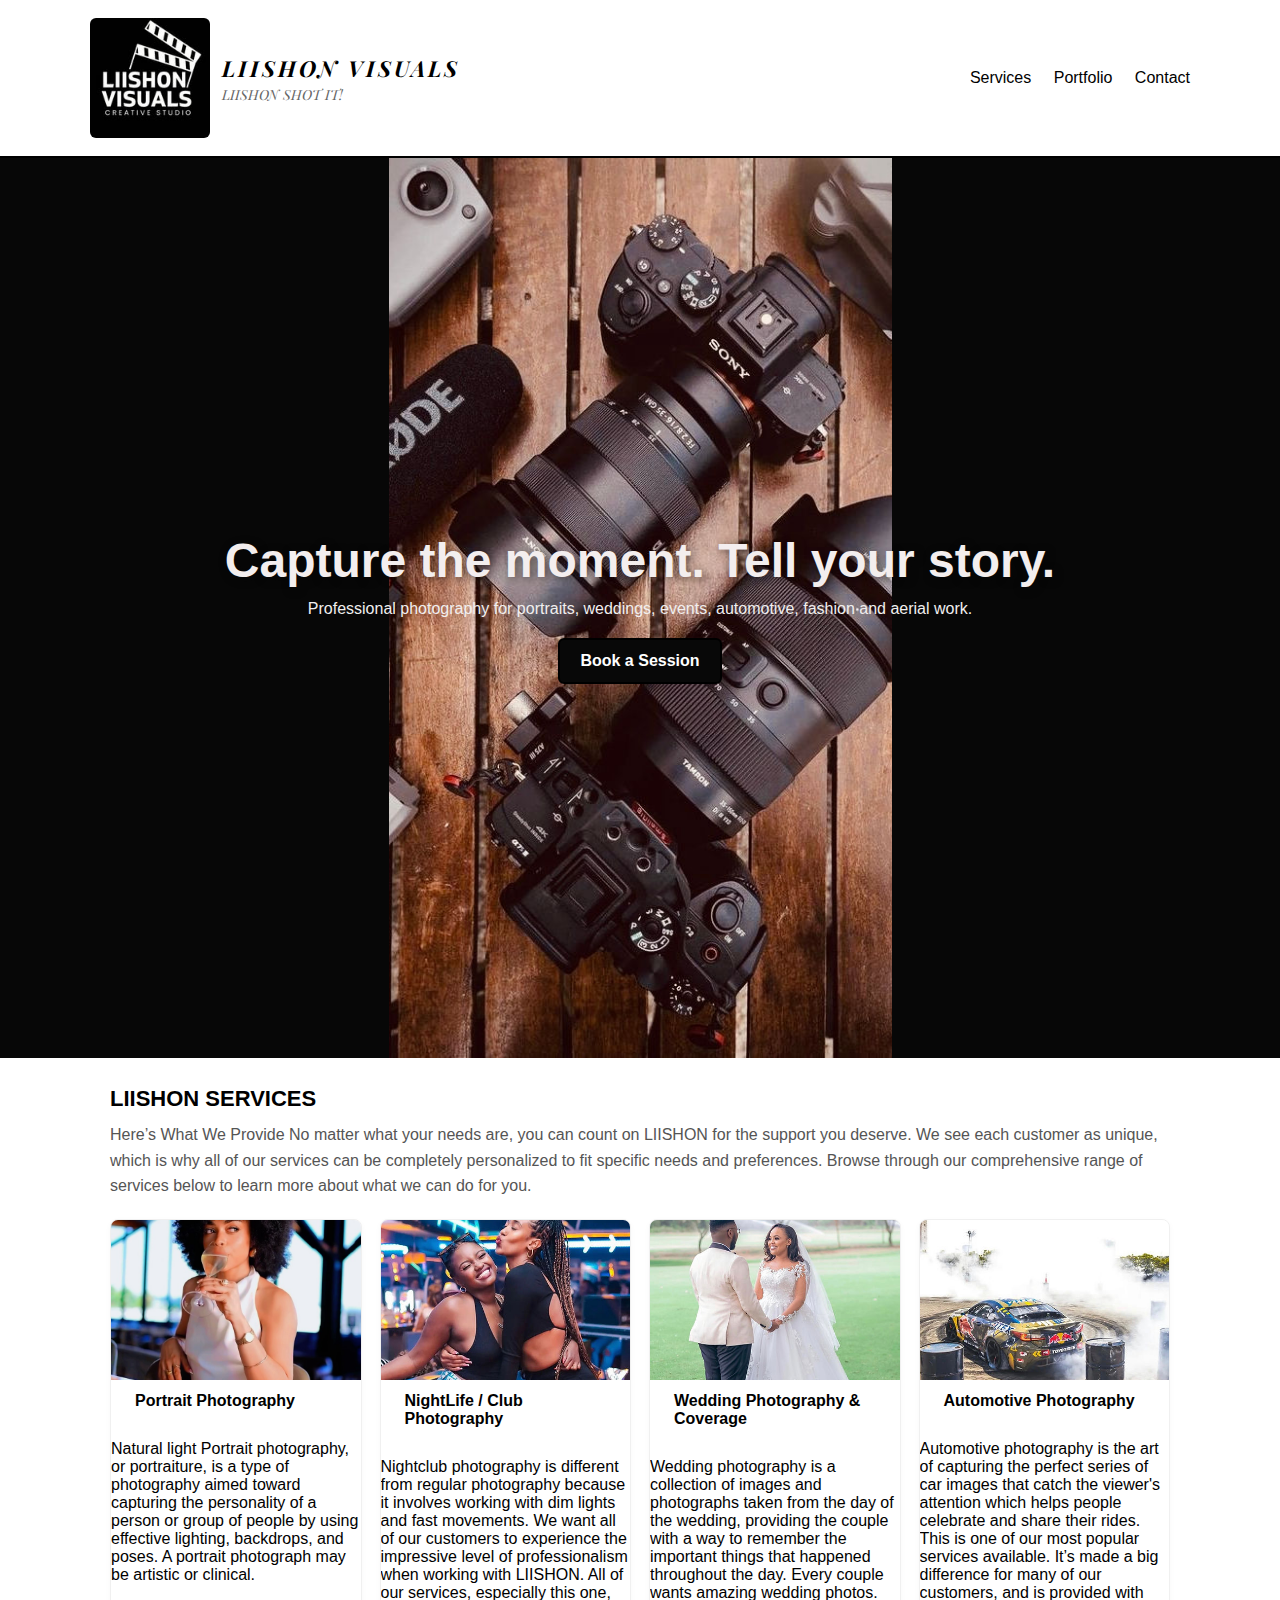
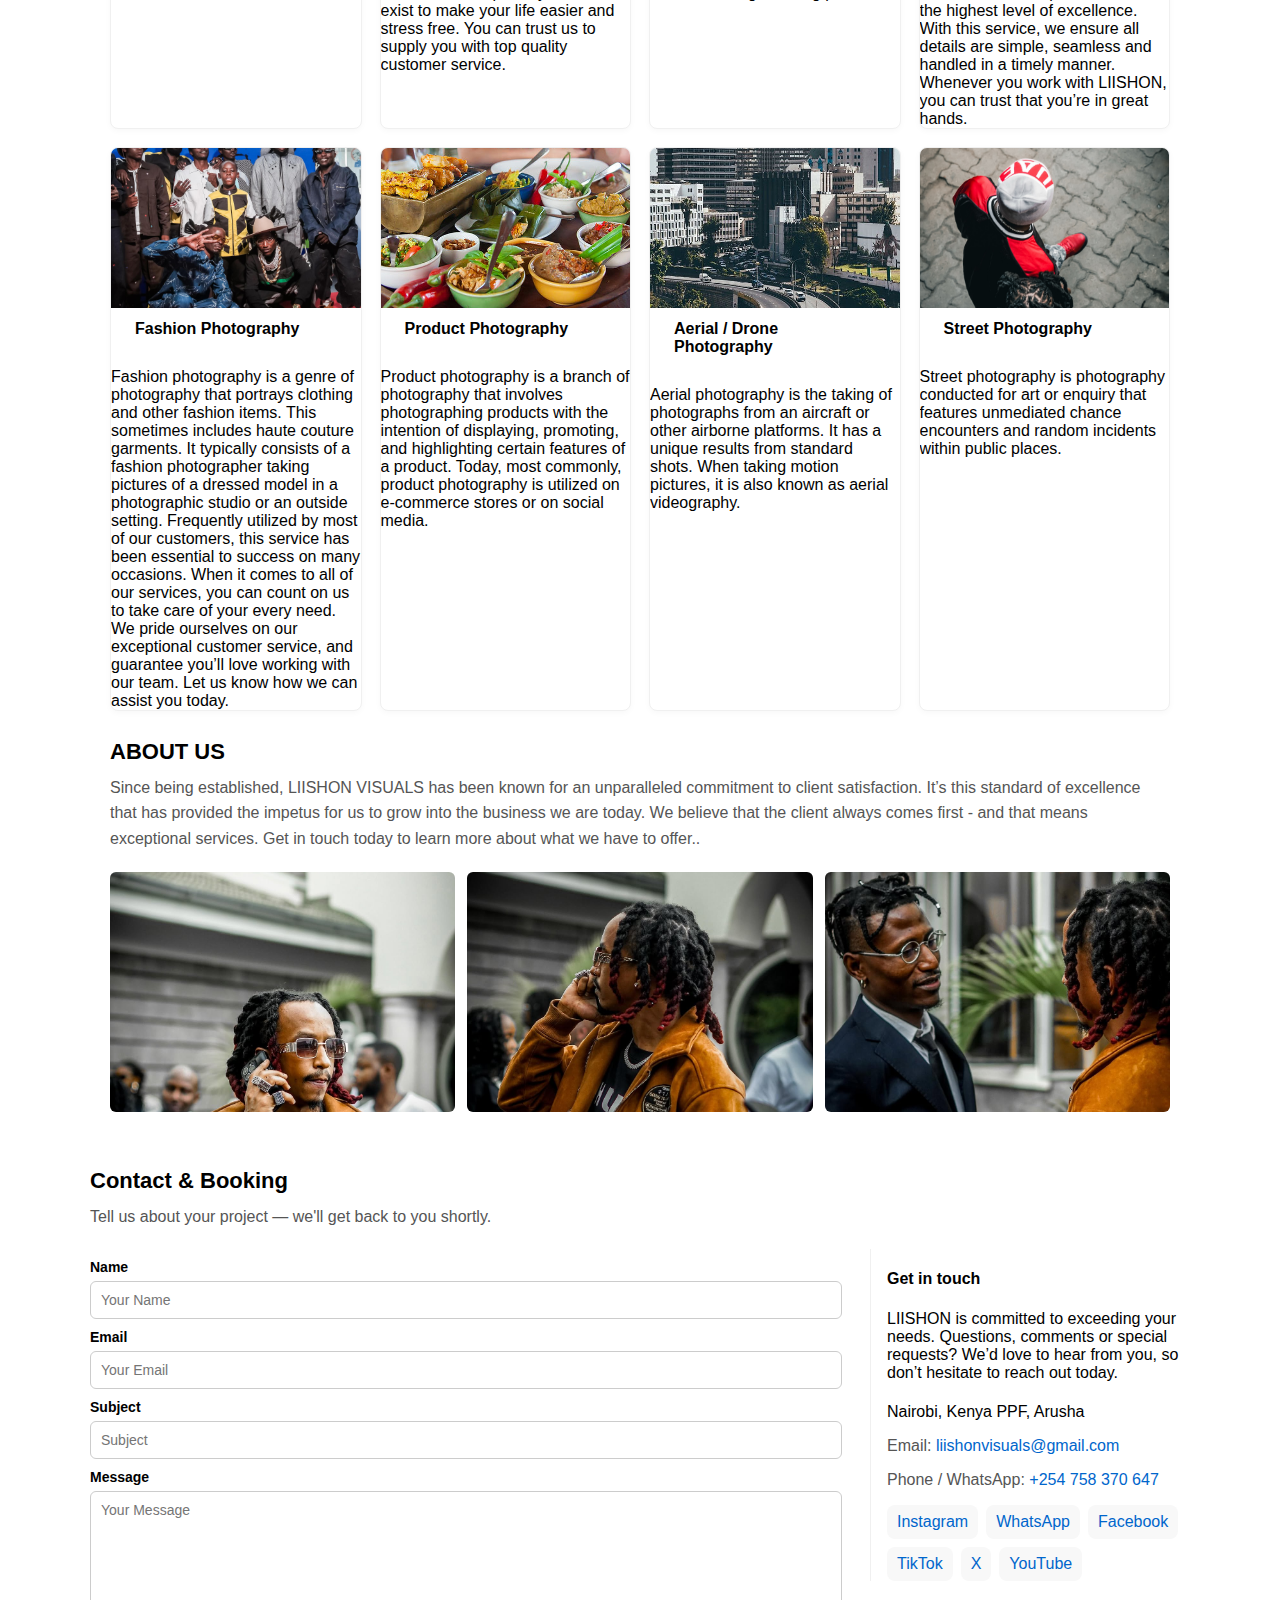
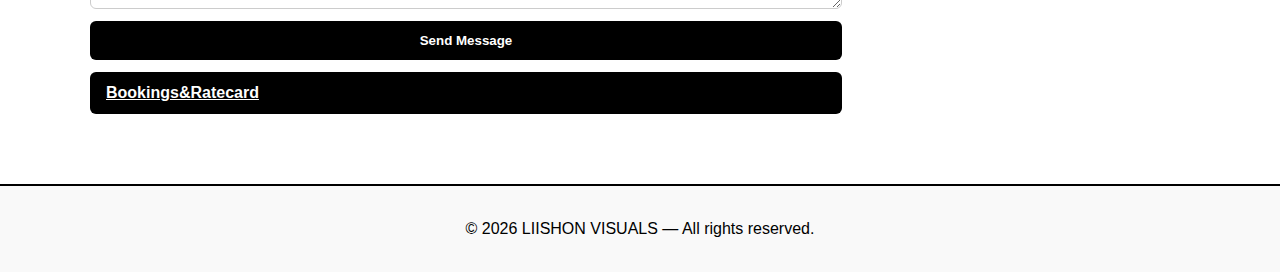
<file: index.html>
<!doctype html>
<html lang="en">
  <head>
    <meta charset="utf-8" />
    <meta name="viewport" content="width=device-width, initial-scale=1" />
    <title>LIISHON VISUALS — Photography</title>
    <link rel="stylesheet" href="assets/css/styles.css">
    <!-- Stylish serif for the subtitle -->
    <link rel="preconnect" href="https://fonts.gstatic.com" crossorigin>
    <link href="https://fonts.googleapis.com/css2?family=Playfair+Display:wght@400;700&display=swap" rel="stylesheet">
    <meta name="description" content="LIISHON VISUALS — Portrait, Wedding, Automotive, Fashion, Drone and Street photography." />
    
    <!-- Google tag (gtag.js) -->
    <script async src="https://www.googletagmanager.com/gtag/js?id=G-G85SJZVKCZ"></script>
    <script>
      window.dataLayer = window.dataLayer || [];
      function gtag(){dataLayer.push(arguments);}
      gtag('js', new Date());

      gtag('config', 'G-G85SJZVKCZ');
    </script>
  </head>
  <body>
    <header class="site-header">
      <div class="container header-inner">
        <div class="brand">
          <img src="LIISHON VISUALS LOGO.jpg" alt="LIISHON VISUALS Logo" class="site-logo">
          <div>
            <h1 class="logo">LIISHON VISUALS</h1>
            <p class="tagline">LIISHON SHOT IT!</p>
          </div>
        </div>
        <nav class="main-nav" aria-label="Main navigation">
          <a href="#services">Services</a>
          <a href="#portfolio">Portfolio</a>
          <a href="#contact">Contact</a>
        </nav>
      </div>
    </header>

    <main>
      <section class="hero">
        <div class="hero-inner container">
          <h2 class="hero-title">Capture the moment. Tell your story.</h2>
          <p class="hero-sub">Professional photography for portraits, weddings, events, automotive, fashion and aerial work.</p>
          <a class="btn" href="https://booking.appointy.com/en-US/liishon/bookings/service" target="_blank" rel="noopener">Book a Session</a>
        </div>
      </section>

      <section id="services" class="services container">
        <h3 class="section-title">LIISHON SERVICES</h3>
        <p class="section-intro">Here’s What We Provide

No matter what your needs are, you can count on LIISHON for the support you deserve. We see each customer as unique, which is why all of our services can be completely personalized to fit specific needs and preferences. Browse through our comprehensive range of services below to learn more about what we can do for you.</p>
        <div class="services-grid">
          <article class="service-item">
            <img src="POTRAIT.jpg" alt="Portrait example">
            <h4>Portrait Photography</h4>
            </h4>Natural light Portrait photography, or portraiture, is a type of photography aimed toward capturing the personality of a person or group of people by using effective lighting, backdrops, and poses. A portrait photograph may be artistic or clinical.</h4>
          </article>

          <article class="service-item">
            <img src="NIGHTLIFE.jpeg" alt="Nightlife/Club example">
            <h4>NightLife / Club Photography</h4>
            </h4>Nightclub photography is different from regular photography because it involves working with dim lights and fast movements. We want all of our customers to experience the impressive level of professionalism when working with LIISHON. All of our services, especially this one, exist to make your life easier and stress free. You can trust us to supply you with top quality customer service.</h4>
          </article>

          <article class="service-item">
            <img src="WEDDING.jpeg" alt="Wedding example">
            <h4>Wedding Photography & Coverage</h4>
            </h4>Wedding photography is a collection of images and photographs taken from the day of the wedding, providing the couple with a way to remember the important things that happened throughout the day. Every couple wants amazing wedding photos.</h4>
          </article>

          <article class="service-item">
            <img src="AUTOMOTIVE.jpeg" alt="Automotive example">
            <h4>Automotive Photography</h4>
            </h4>Automotive photography is the art of capturing the perfect series of car images that catch the viewer's attention which helps people celebrate and share their rides. This is one of our most popular services available. It’s made a big difference for many of our customers, and is provided with the highest level of excellence. With this service, we ensure all details are simple, seamless and handled in a timely manner. Whenever you work with LIISHON, you can trust that you’re in great hands.</h4>
          </article>

          <article class="service-item">
            <img src="FASHION.jpg" alt="Fashion example">
            <h4>Fashion Photography</h4>
            </h4>Fashion photography is a genre of photography that portrays clothing and other fashion items. This sometimes includes haute couture garments. It typically consists of a fashion photographer taking pictures of a dressed model in a photographic studio or an outside setting. Frequently utilized by most of our customers, this service has been essential to success on many occasions. When it comes to all of our services, you can count on us to take care of your every need. We pride ourselves on our exceptional customer service, and guarantee you’ll love working with our team. Let us know how we can assist you today.</h4>
          </article>

          <article class="service-item">
            <img src="Foto makanan.jpeg" alt="Product example">
            <h4>Product Photography</h4>
            </h4>Product photography is a branch of photography that involves photographing products with the intention of displaying, promoting, and highlighting certain features of a product. Today, most commonly, product photography is utilized on e-commerce stores or on social media.</h4>
          </article>

          <article class="service-item">
            <img src="DRONE PHOTOGRAPHY.jpeg" alt="Aerial Drone example">
            <h4>Aerial / Drone Photography</h4>
            </h4>Aerial photography is the taking of photographs from an aircraft or other airborne platforms. It has a unique results from standard shots. When taking motion pictures, it is also known as aerial videography.</h4>
          </article>

          <article class="service-item">
            <img src="STREET PHOTOGRAPHY.jpg" alt="Street example">
            <h4>Street Photography</h4>
            </h4>Street photography is photography conducted for art or enquiry that features unmediated chance encounters and random incidents within public places.</h4>
          </article>
        </div>
      </section>

      <section id="portfolio" class="portfolio container">
        <h3 class="section-title">ABOUT US</h3>
        <p class="section-intro">Since being established, LIISHON VISUALS has been known for an unparalleled commitment to client satisfaction. It’s this standard of excellence that has provided the impetus for us to grow into the business we are today.
We believe that the client always comes first - and that means exceptional services. Get in touch today to learn more about what we have to offer..</p>
        <div class="portfolio-grid">
          <img src="RECENT 1.jpg" alt="portfolio 1">
          <img src="RECENT 2.jpg" alt="portfolio 2">
          <img src="RECENT 3.jpg" alt="portfolio 3">
        </div>
      </section>

      <section id="contact" class="contact container">
        <h3 class="section-title">Contact & Booking</h3>
        <p class="section-intro">Tell us about your project — we'll get back to you shortly.</p>

        <div class="contact-grid">
          <form id="contactForm" class="contact-form" action="https://formspree.io/f/xyzlypyo" method="POST">
            <label for="name">Name</label>
            <input id="name" type="text" name="name" placeholder="Your Name" required>

            <label for="email">Email</label>
            <input id="email" type="email" name="email" placeholder="Your Email" required>
            <label for="subject">Subject</label>
            <input id="subject" type="text" name="subject" placeholder="Subject" required>

            <label for="message">Message</label>
            <textarea id="message" name="message" rows="6" placeholder="Your Message" required></textarea>
            <button type="submit" class="btn-primary">Send Message</button>
            <a class="btn-primary" href="https://booking.appointy.com/en-US/liishon/bookings/service" target="_blank" rel="noopener">Bookings&Ratecard</a>
            <div id="formStatus" class="form-status" aria-live="polite"></div>
          </form>

          <aside class="contact-info">
            <h4>Get in touch<h4>
</h4>LIISHON is committed to exceeding your needs. Questions, comments or special requests? We’d love to hear from you, so don’t hesitate to reach out today.<h4>
</h4>Nairobi, Kenya
PPF, Arusha</h4>
            <p>Email: <a href="mailto:liishonvisuals@gmail.com">liishonvisuals@gmail.com</a></p>
            <p>Phone / WhatsApp: <a href="https://api.whatsapp.com/send?phone=254758370647">+254 758 370 647</a></p>

            <div class="socials">
              <a class="social" href="https://www.instagram.com/liishonvisuals/" aria-label="Instagram" title="Instagram" target="_blank" rel="noopener">
                <span>Instagram</span>
              </a>

              <a class="social" href="https://api.whatsapp.com/send?phone=254758370647" aria-label="WhatsApp" title="WhatsApp" target="_blank" rel="noopener">
                <span>WhatsApp</span>
              </a>

              <a class="social" href="https://web.facebook.com/people/Liishonvisuals/61575606180851/" aria-label="Facebook" title="Facebook" target="_blank" rel="noopener">
                <span>Facebook</span>
              </a>

              <a class="social" href="https://www.tiktok.com/@liishon.visuals" aria-label="TikTok" title="TikTok" target="_blank" rel="noopener">
                <span>TikTok</span>
              </a>

              <a class="social" href="https://x.com/liishonvisuals" aria-label="X (Twitter)" title="X" target="_blank" rel="noopener">
                <span>X</span>
              </a>

              <a class="social" href="https://www.youtube.com/@liishonvisualstudio" aria-label="YouTube" title="YouTube" target="_blank" rel="noopener">
                <span>YouTube</span>
              </a>
            </div>
          </aside>
        </div>
      </section>
    </main>

    <footer class="site-footer">
      <div class="container">
        <p>&copy; <span id="year"></span> LIISHON VISUALS — All rights reserved.</p>
      </div>
    </footer>

    <script src="assets/js/main.js"></script>
  </body>
</html>
</file>
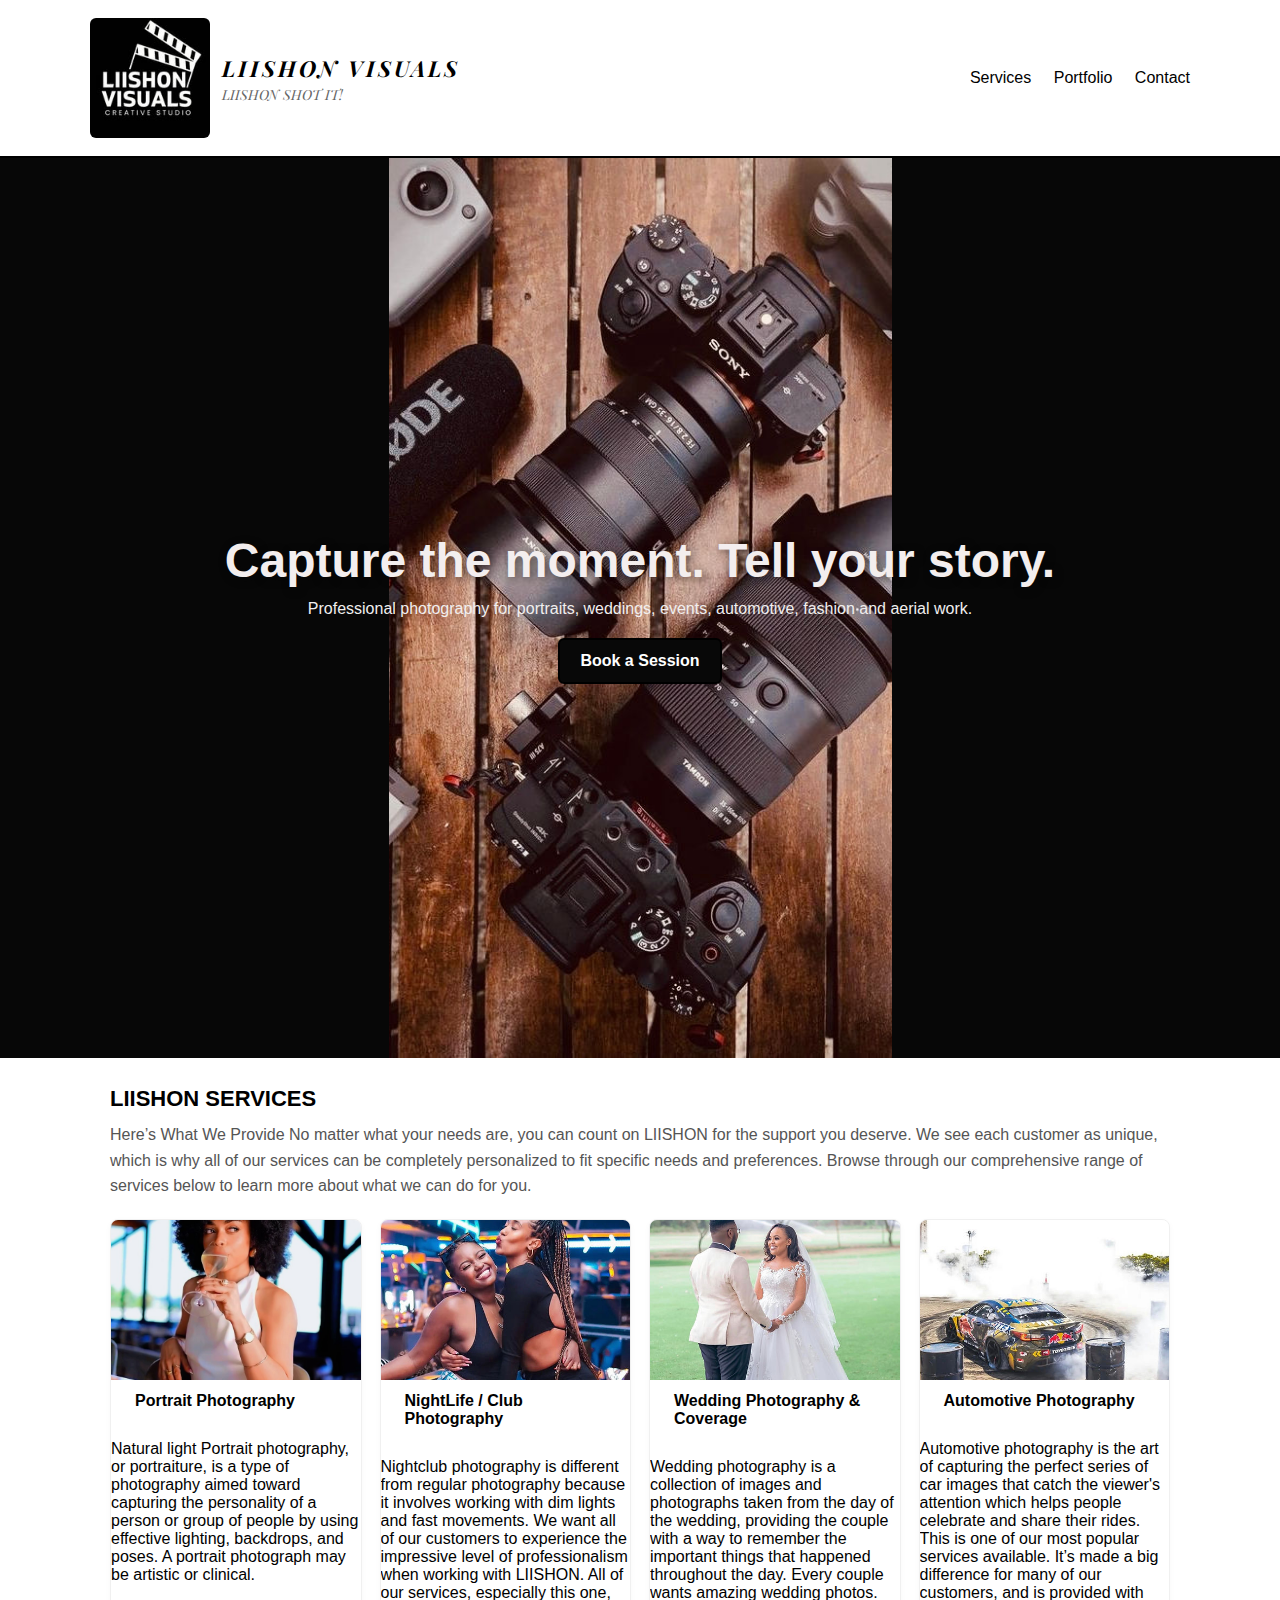
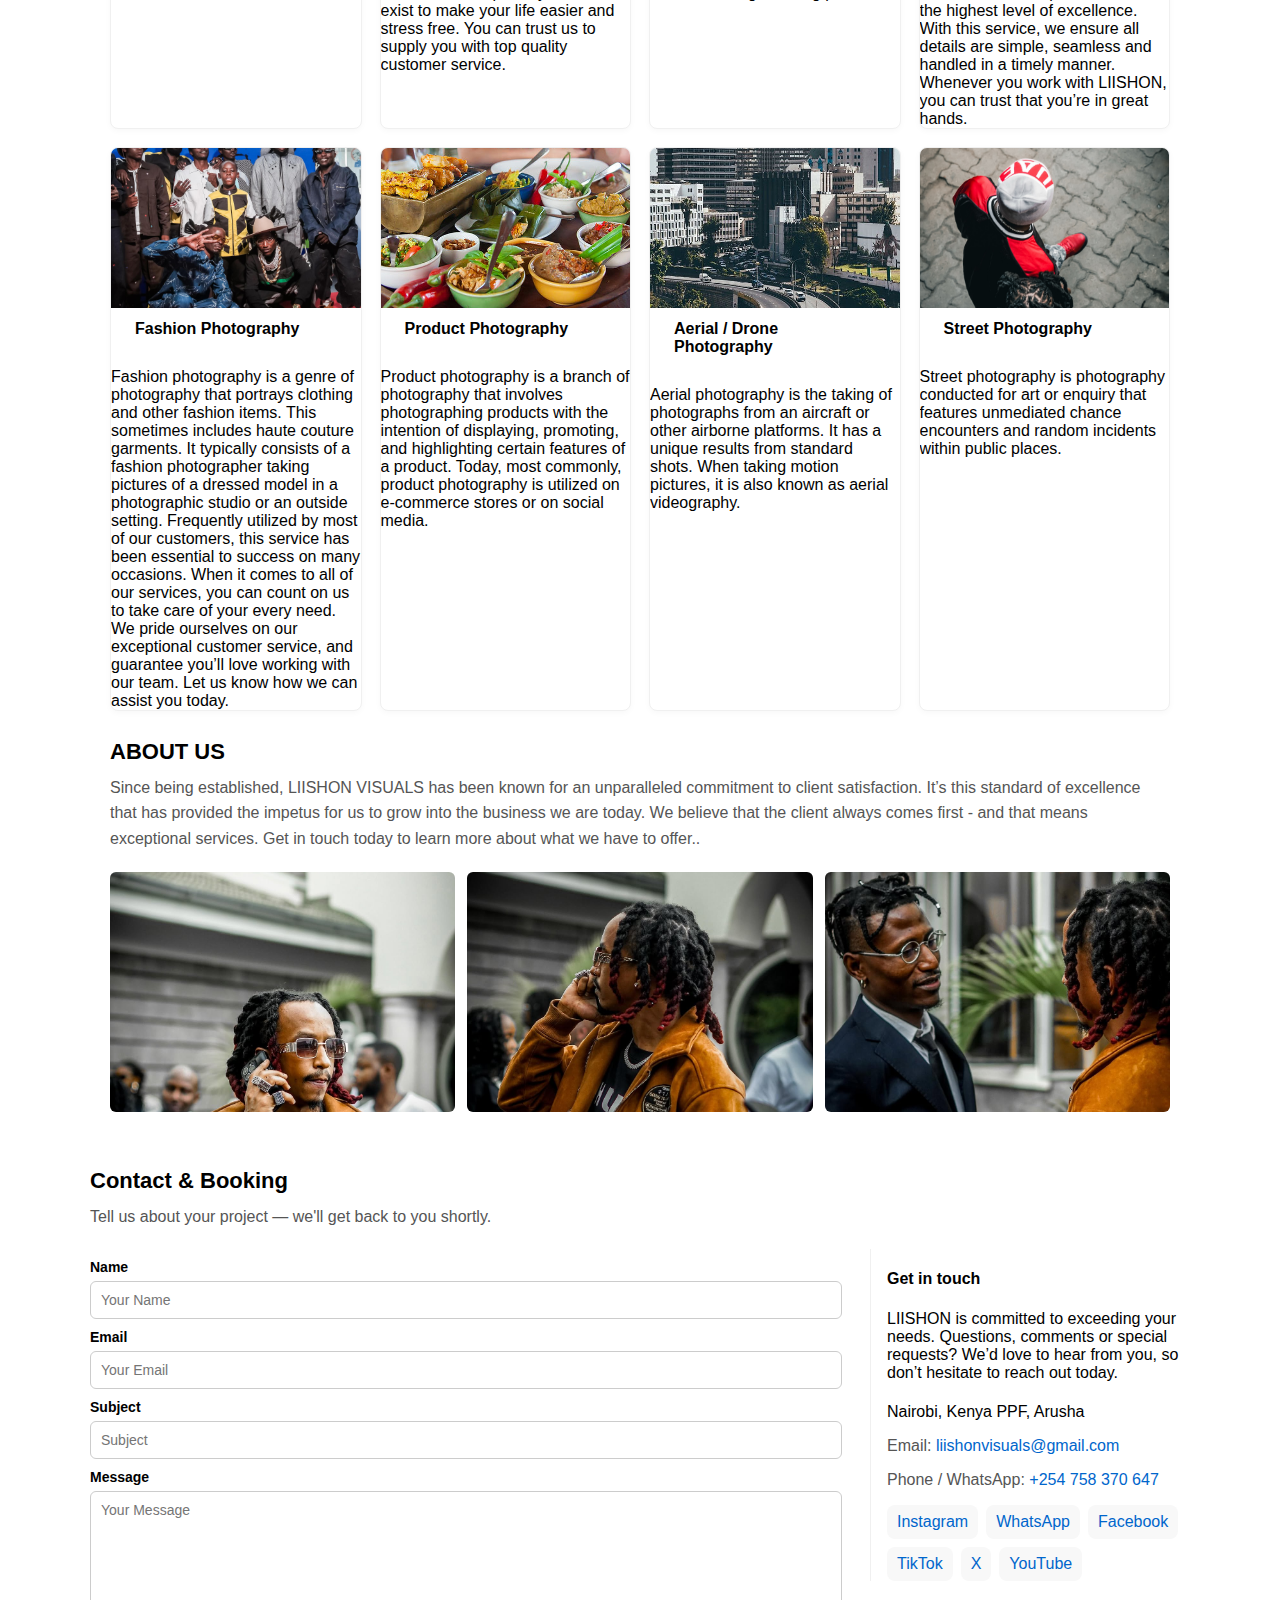
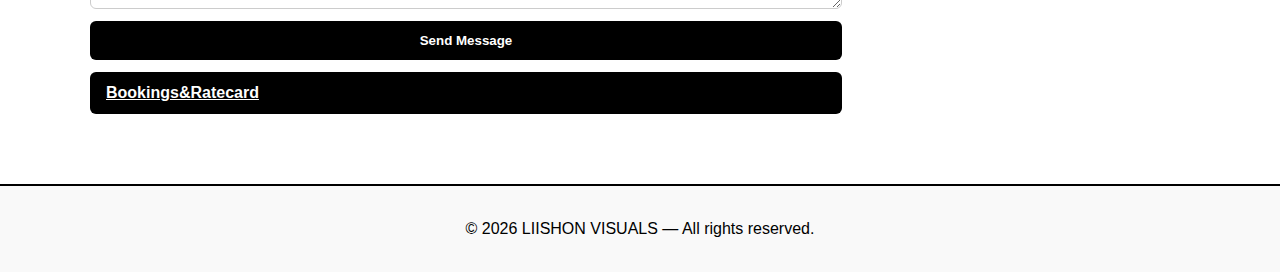
<file: __livepage.html>
﻿<!doctype html>
<html lang="en">
  <head>
    <!-- Google tag (gtag.js) -->
<script async src="https://www.googletagmanager.com/gtag/js?id=G-G85SJZVKCZ"></script>
<script>
  window.dataLayer = window.dataLayer || [];
  function gtag(){dataLayer.push(arguments);}
  gtag('js', new Date());

  gtag('config', 'G-G85SJZVKCZ');
</script>
    <meta charset="utf-8" />
    <meta name="viewport" content="width=device-width, initial-scale=1" />
    <title>LIISHON VISUALS — Photography</title>
    <link rel="stylesheet" href="assets/css/styles.css">
    <!-- Stylish serif for the subtitle -->
    <link rel="preconnect" href="https://fonts.gstatic.com" crossorigin>
    <link href="https://fonts.googleapis.com/css2?family=Playfair+Display:wght@400;700&display=swap" rel="stylesheet">
    <meta name="description" content="LIISHON VISUALS — Portrait, Wedding, Automotive, Fashion, Drone and Street photography." />
  </head>
  <body>
    <header class="site-header">
      <div class="container header-inner">
        <div class="brand">
          <img src="LIISHON VISUALS LOGO.jpg" alt="LIISHON VISUALS Logo" class="site-logo">
          <div>
            <h1 class="logo">LIISHON VISUALS</h1>
            <p class="tagline">LIISHON SHOT IT!</p>
          </div>
        </div>
        <nav class="main-nav" aria-label="Main navigation">
          <a href="#services">Services</a>
          <a href="#portfolio">Portfolio</a>
          <a href="#contact">Contact</a>
        </nav>
      </div>
    </header>

    <main>
      <section class="hero">
        <div class="hero-inner container">
          <h2 class="hero-title">Capture the moment. Tell your story.</h2>
          <p class="hero-sub">Professional photography for portraits, weddings, events, automotive, fashion and aerial work.</p>
          <a class="btn" href="https://booking.appointy.com/en-US/liishon/bookings/service" target="_blank" rel="noopener">Book a Session</a>
        </div>
      </section>

      <section id="services" class="services container">
        <h3 class="section-title">LIISHON SERVICES</h3>
        <p class="section-intro">Here’s What We Provide

No matter what your needs are, you can count on LIISHON for the support you deserve. We see each customer as unique, which is why all of our services can be completely personalized to fit specific needs and preferences. Browse through our comprehensive range of services below to learn more about what we can do for you.</p>
        <div class="services-grid">
          <article class="service-item">
            <img src="POTRAIT.jpg" alt="Portrait example">
            <h4>Portrait Photography</h4>
            </h4>Natural light Portrait photography, or portraiture, is a type of photography aimed toward capturing the personality of a person or group of people by using effective lighting, backdrops, and poses. A portrait photograph may be artistic or clinical.</h4>
          </article>

          <article class="service-item">
            <img src="NIGHTLIFE.jpeg" alt="Nightlife/Club example">
            <h4>NightLife / Club Photography</h4>
            </h4>Nightclub photography is different from regular photography because it involves working with dim lights and fast movements. We want all of our customers to experience the impressive level of professionalism when working with LIISHON. All of our services, especially this one, exist to make your life easier and stress free. You can trust us to supply you with top quality customer service.</h4>
          </article>

          <article class="service-item">
            <img src="WEDDING.jpeg" alt="Wedding example">
            <h4>Wedding Photography & Coverage</h4>
            </h4>Wedding photography is a collection of images and photographs taken from the day of the wedding, providing the couple with a way to remember the important things that happened throughout the day. Every couple wants amazing wedding photos.</h4>
          </article>

          <article class="service-item">
            <img src="AUTOMOTIVE.jpeg" alt="Automotive example">
            <h4>Automotive Photography</h4>
            </h4>Automotive photography is the art of capturing the perfect series of car images that catch the viewer's attention which helps people celebrate and share their rides. This is one of our most popular services available. It’s made a big difference for many of our customers, and is provided with the highest level of excellence. With this service, we ensure all details are simple, seamless and handled in a timely manner. Whenever you work with LIISHON, you can trust that you’re in great hands.</h4>
          </article>

          <article class="service-item">
            <img src="FASHION.jpg" alt="Fashion example">
            <h4>Fashion Photography</h4>
            </h4>Fashion photography is a genre of photography that portrays clothing and other fashion items. This sometimes includes haute couture garments. It typically consists of a fashion photographer taking pictures of a dressed model in a photographic studio or an outside setting. Frequently utilized by most of our customers, this service has been essential to success on many occasions. When it comes to all of our services, you can count on us to take care of your every need. We pride ourselves on our exceptional customer service, and guarantee you’ll love working with our team. Let us know how we can assist you today.</h4>
          </article>

          <article class="service-item">
            <img src="Foto makanan.jpeg" alt="Product example">
            <h4>Product Photography</h4>
            </h4>Product photography is a branch of photography that involves photographing products with the intention of displaying, promoting, and highlighting certain features of a product. Today, most commonly, product photography is utilized on e-commerce stores or on social media.</h4>
          </article>

          <article class="service-item">
            <img src="DRONE PHOTOGRAPHY.jpeg" alt="Aerial Drone example">
            <h4>Aerial / Drone Photography</h4>
            </h4>Aerial photography is the taking of photographs from an aircraft or other airborne platforms. It has a unique results from standard shots. When taking motion pictures, it is also known as aerial videography.</h4>
          </article>

          <article class="service-item">
            <img src="STREET PHOTOGRAPHY.jpg" alt="Street example">
            <h4>Street Photography</h4>
            </h4>Street photography is photography conducted for art or enquiry that features unmediated chance encounters and random incidents within public places.</h4>
          </article>
        </div>
      </section>

      <section id="portfolio" class="portfolio container">
        <h3 class="section-title">ABOUT US</h3>
        <p class="section-intro">Since being established, LIISHON VISUALS has been known for an unparalleled commitment to client satisfaction. It’s this standard of excellence that has provided the impetus for us to grow into the business we are today.
We believe that the client always comes first - and that means exceptional services. Get in touch today to learn more about what we have to offer..</p>
        <div class="portfolio-grid">
          <img src="RECENT 1.jpg" alt="portfolio 1">
          <img src="RECENT 2.jpg" alt="portfolio 2">
          <img src="RECENT 3.jpg" alt="portfolio 3">
        </div>
      </section>

      <section id="contact" class="contact container">
        <h3 class="section-title">Contact & Booking</h3>
        <p class="section-intro">Tell us about your project — we'll get back to you shortly.</p>

        <div class="contact-grid">
          <form id="contactForm" class="contact-form" action="https://formspree.io/f/xyzlypyo" method="POST">
            <label for="name">Name</label>
            <input id="name" type="text" name="name" placeholder="Your Name" required>

            <label for="email">Email</label>
            <input id="email" type="email" name="email" placeholder="Your Email" required>
            <label for="subject">Subject</label>
            <input id="subject" type="text" name="subject" placeholder="Subject" required>

            <label for="message">Message</label>
            <textarea id="message" name="message" rows="6" placeholder="Your Message" required></textarea>
            <button type="submit" class="btn-primary">Send Message</button>
            <a class="btn-primary" href="https://booking.appointy.com/en-US/liishon/bookings/service" target="_blank" rel="noopener">Bookings&Ratecard</a>
            <div id="formStatus" class="form-status" aria-live="polite"></div>
          </form>

          <aside class="contact-info">
            <h4>Get in touch<h4>
</h4>LIISHON is committed to exceeding your needs. Questions, comments or special requests? We’d love to hear from you, so don’t hesitate to reach out today.<h4>
</h4>Nairobi, Kenya
PPF, Arusha</h4>
            <p>Email: <a href="mailto:liishonvisuals@gmail.com">liishonvisuals@gmail.com</a></p>
            <p>Phone / WhatsApp: <a href="https://api.whatsapp.com/send?phone=254758370647">+254 758 370 647</a></p>

            <div class="socials">
              <a class="social" href="https://www.instagram.com/liishonvisuals/" aria-label="Instagram" title="Instagram" target="_blank" rel="noopener">
                <span>Instagram</span>
              </a>

              <a class="social" href="https://api.whatsapp.com/send?phone=254758370647" aria-label="WhatsApp" title="WhatsApp" target="_blank" rel="noopener">
                <span>WhatsApp</span>
              </a>

              <a class="social" href="https://web.facebook.com/people/Liishonvisuals/61575606180851/" aria-label="Facebook" title="Facebook" target="_blank" rel="noopener">
                <span>Facebook</span>
              </a>

              <a class="social" href="https://www.tiktok.com/@liishon.visuals" aria-label="TikTok" title="TikTok" target="_blank" rel="noopener">
                <span>TikTok</span>
              </a>

              <a class="social" href="https://x.com/liishonvisuals" aria-label="X (Twitter)" title="X" target="_blank" rel="noopener">
                <span>X</span>
              </a>

              <a class="social" href="https://www.youtube.com/@liishonvisualstudio" aria-label="YouTube" title="YouTube" target="_blank" rel="noopener">
                <span>YouTube</span>
              </a>
            </div>
          </aside>
        </div>
      </section>
    </main>

    <footer class="site-footer">
      <div class="container">
        <p>&copy; <span id="year"></span> LIISHON VISUALS — All rights reserved.</p>
      </div>
    </footer>

    <script src="assets/js/main.js"></script>
  </body>
</html>
</file>
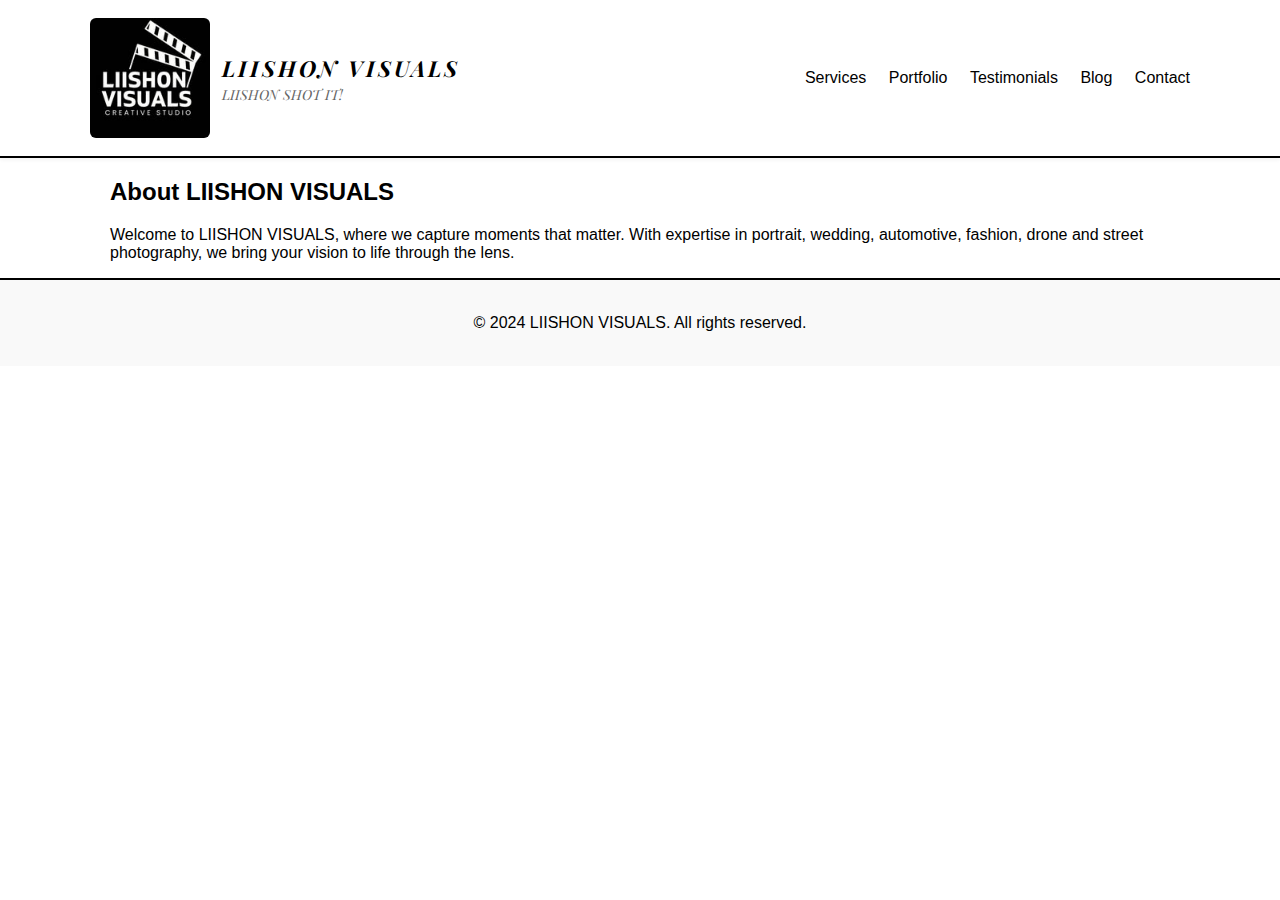
<file: about.html>
<!doctype html>
<html lang="en">
  <head>
    <meta charset="utf-8" />
    <meta name="viewport" content="width=device-width, initial-scale=1" />
    <title>About LIISHON VISUALS — Photography</title>
    <link rel="stylesheet" href="assets/css/styles.css">
    <link rel="preconnect" href="https://fonts.gstatic.com" crossorigin>
    <link href="https://fonts.googleapis.com/css2?family=Playfair+Display:wght@400;700&display=swap" rel="stylesheet">
    <meta name="description" content="About LIISHON VISUALS — Learn more about our photography services and expertise." />
    
    <!-- Google tag (gtag.js) -->
    <script async src="https://www.googletagmanager.com/gtag/js?id=G-G85SJZVKCZ"></script>
    <script>
      window.dataLayer = window.dataLayer || [];
      function gtag(){dataLayer.push(arguments);}
      gtag('js', new Date());

      gtag('config', 'G-G85SJZVKCZ');
    </script>
  </head>
  <body>
    <header class="site-header">
      <div class="container header-inner">
        <div class="brand">
          <img src="LIISHON VISUALS LOGO.jpg" alt="LIISHON VISUALS Logo" class="site-logo">
          <div>
            <h1 class="logo">LIISHON VISUALS</h1>
            <p class="tagline">LIISHON SHOT IT!</p>
          </div>
        </div>
        <nav class="main-nav" aria-label="Main navigation">
          <a href="index.html#services">Services</a>
          <a href="index.html#portfolio">Portfolio</a>
          <a href="testimonials.html">Testimonials</a>
          <a href="blog.html">Blog</a>
          <a href="index.html#contact">Contact</a>
        </nav>
      </div>
    </header>

    <main>
      <section class="about">
        <div class="container">
          <h2>About LIISHON VISUALS</h2>
          <p>Welcome to LIISHON VISUALS, where we capture moments that matter. With expertise in portrait, wedding, automotive, fashion, drone and street photography, we bring your vision to life through the lens.</p>
        </div>
      </section>
    </main>

    <footer class="site-footer">
      <div class="container footer-inner">
        <p>&copy; 2024 LIISHON VISUALS. All rights reserved.</p>
      </div>
    </footer>
  </body>
</html>
</file>
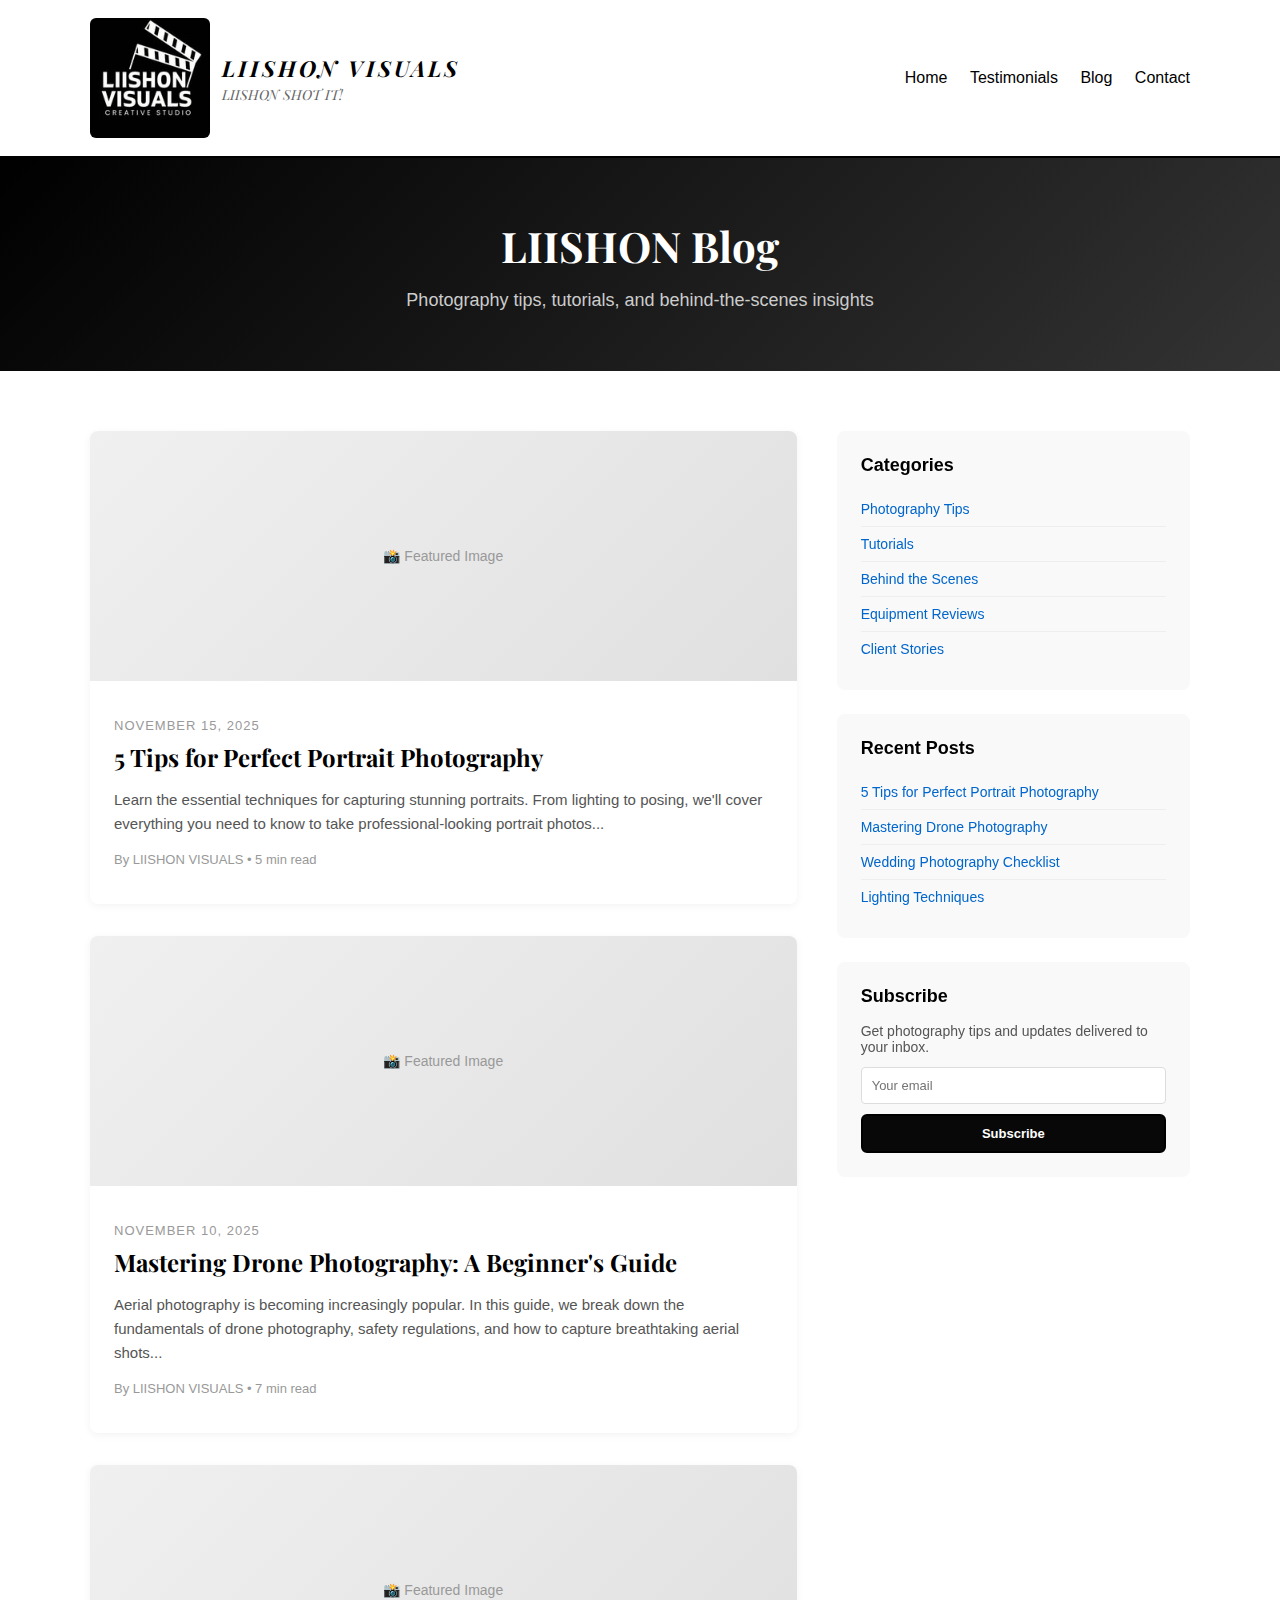
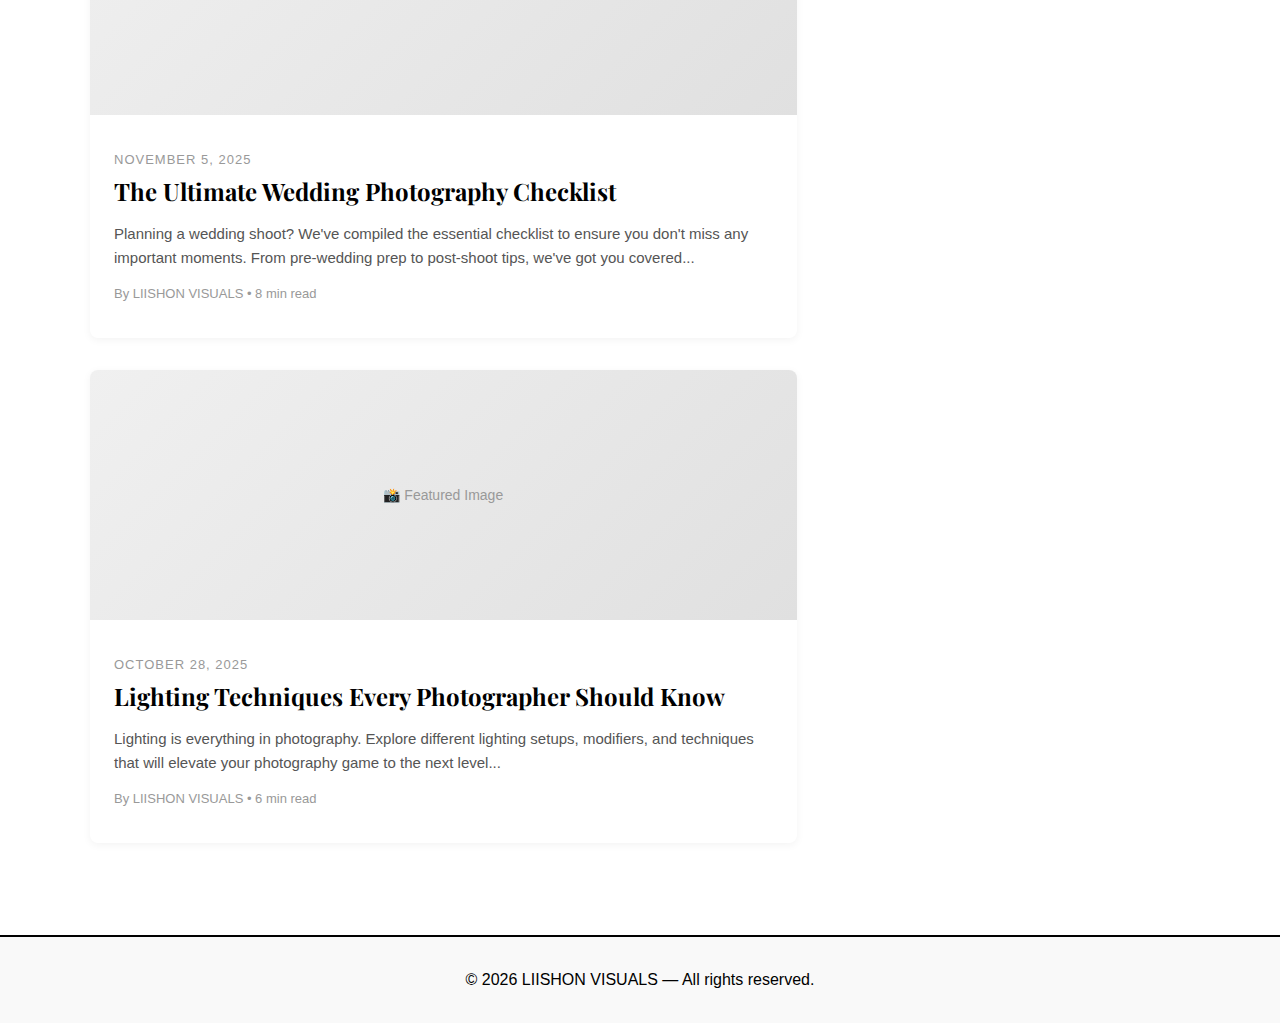
<file: blog.html>
<!doctype html>
<html lang="en">
  <head>
    <meta charset="utf-8" />
    <meta name="viewport" content="width=device-width, initial-scale=1" />
    <title>Blog — LIISHON VISUALS</title>
    <link rel="stylesheet" href="assets/css/styles.css">
    <link rel="preconnect" href="https://fonts.gstatic.com" crossorigin>
    <link href="https://fonts.googleapis.com/css2?family=Playfair+Display:wght@400;700&display=swap" rel="stylesheet">
    <meta name="description" content="Photography tips, tutorials, and insights from LIISHON VISUALS." />
    <!-- Google tag (gtag.js) -->
    <script async src="https://www.googletagmanager.com/gtag/js?id=G-G85SJZVKCZ"></script>
    <script>
      window.dataLayer = window.dataLayer || [];
      function gtag(){dataLayer.push(arguments);}
      gtag('js', new Date());
      gtag('config', 'G-G85SJZVKCZ');
    </script>
    <style>
      .blog-hero {
        background: linear-gradient(135deg, #000 0%, #333 100%);
        color: #fff;
        padding: 60px 20px;
        text-align: center;
      }
      .blog-hero h1 {
        font-size: 42px;
        margin: 0 0 16px;
        font-family: 'Playfair Display', serif;
        font-weight: 700;
      }
      .blog-hero p {
        font-size: 18px;
        color: #ccc;
        margin: 0;
      }
      .blog-container {
        padding: 60px 0;
      }
      .blog-grid {
        display: grid;
        grid-template-columns: 2fr 1fr;
        gap: 40px;
        align-items: start;
      }
      .blog-post {
        background: #fff;
        border-radius: 8px;
        overflow: hidden;
        box-shadow: 0 2px 8px rgba(0,0,0,0.05);
        transition: all 0.3s ease;
        margin-bottom: 32px;
      }
      .blog-post:hover {
        box-shadow: 0 8px 20px rgba(0,0,0,0.12);
        transform: translateY(-4px);
      }
      .blog-post-image {
        width: 100%;
        height: 250px;
        background: linear-gradient(135deg, #f0f0f0 0%, #e0e0e0 100%);
        display: flex;
        align-items: center;
        justify-content: center;
        color: #999;
        font-size: 14px;
      }
      .blog-post-content {
        padding: 24px;
      }
      .blog-post-date {
        font-size: 13px;
        color: #999;
        text-transform: uppercase;
        letter-spacing: 1px;
        margin-bottom: 8px;
      }
      .blog-post-title {
        font-size: 24px;
        font-weight: 700;
        margin: 8px 0 12px;
        color: #000;
        font-family: 'Playfair Display', serif;
      }
      .blog-post-excerpt {
        font-size: 15px;
        color: #555;
        line-height: 1.6;
        margin-bottom: 16px;
      }
      .blog-post-meta {
        font-size: 13px;
        color: #999;
      }
      .blog-sidebar {
        position: sticky;
        top: 20px;
      }
      .sidebar-box {
        background: #f9f9f9;
        padding: 24px;
        border-radius: 8px;
        margin-bottom: 24px;
      }
      .sidebar-box h3 {
        font-size: 18px;
        font-weight: 700;
        margin: 0 0 16px;
        color: #000;
      }
      .sidebar-box ul {
        list-style: none;
        padding: 0;
        margin: 0;
      }
      .sidebar-box li {
        padding: 8px 0;
        border-bottom: 1px solid #eee;
      }
      .sidebar-box li:last-child {
        border-bottom: none;
      }
      .sidebar-box a {
        color: #0066cc;
        text-decoration: none;
        font-size: 14px;
        transition: color 0.3s ease;
      }
      .sidebar-box a:hover {
        color: #0052a3;
        text-decoration: underline;
      }
      @media (max-width: 900px) {
        .blog-grid {
          grid-template-columns: 1fr;
        }
        .blog-sidebar {
          position: relative;
          top: 0;
        }
      }
      @media (max-width: 768px) {
        .blog-hero {
          padding: 40px 20px;
        }
        .blog-hero h1 {
          font-size: 28px;
        }
        .blog-container {
          padding: 40px 0;
        }
      }
    </style>
  </head>
  <body>
    <header class="site-header">
      <div class="container header-inner">
        <div class="brand">
          <img src="LIISHON VISUALS LOGO.jpg" alt="LIISHON VISUALS Logo" class="site-logo">
          <div>
            <h1 class="logo">LIISHON VISUALS</h1>
            <p class="tagline">LIISHON SHOT IT!</p>
          </div>
        </div>
        <nav class="main-nav" aria-label="Main navigation">
          <a href="index.html">Home</a>
          <a href="testimonials.html">Testimonials</a>
          <a href="blog.html">Blog</a>
          <a href="index.html#contact">Contact</a>
        </nav>
      </div>
    </header>

    <main>
      <section class="blog-hero">
        <div class="container">
          <h1>LIISHON Blog</h1>
          <p>Photography tips, tutorials, and behind-the-scenes insights</p>
        </div>
      </section>

      <section class="blog-container container">
        <div class="blog-grid">
          <!-- Main Blog Posts -->
          <div>
            <!-- Blog Post 1 -->
            <article class="blog-post">
              <div class="blog-post-image">📸 Featured Image</div>
              <div class="blog-post-content">
                <p class="blog-post-date">November 15, 2025</p>
                <h2 class="blog-post-title">5 Tips for Perfect Portrait Photography</h2>
                <p class="blog-post-excerpt">Learn the essential techniques for capturing stunning portraits. From lighting to posing, we'll cover everything you need to know to take professional-looking portrait photos...</p>
                <p class="blog-post-meta">By LIISHON VISUALS • 5 min read</p>
              </div>
            </article>

            <!-- Blog Post 2 -->
            <article class="blog-post">
              <div class="blog-post-image">📸 Featured Image</div>
              <div class="blog-post-content">
                <p class="blog-post-date">November 10, 2025</p>
                <h2 class="blog-post-title">Mastering Drone Photography: A Beginner's Guide</h2>
                <p class="blog-post-excerpt">Aerial photography is becoming increasingly popular. In this guide, we break down the fundamentals of drone photography, safety regulations, and how to capture breathtaking aerial shots...</p>
                <p class="blog-post-meta">By LIISHON VISUALS • 7 min read</p>
              </div>
            </article>

            <!-- Blog Post 3 -->
            <article class="blog-post">
              <div class="blog-post-image">📸 Featured Image</div>
              <div class="blog-post-content">
                <p class="blog-post-date">November 5, 2025</p>
                <h2 class="blog-post-title">The Ultimate Wedding Photography Checklist</h2>
                <p class="blog-post-excerpt">Planning a wedding shoot? We've compiled the essential checklist to ensure you don't miss any important moments. From pre-wedding prep to post-shoot tips, we've got you covered...</p>
                <p class="blog-post-meta">By LIISHON VISUALS • 8 min read</p>
              </div>
            </article>

            <!-- Blog Post 4 -->
            <article class="blog-post">
              <div class="blog-post-image">📸 Featured Image</div>
              <div class="blog-post-content">
                <p class="blog-post-date">October 28, 2025</p>
                <h2 class="blog-post-title">Lighting Techniques Every Photographer Should Know</h2>
                <p class="blog-post-excerpt">Lighting is everything in photography. Explore different lighting setups, modifiers, and techniques that will elevate your photography game to the next level...</p>
                <p class="blog-post-meta">By LIISHON VISUALS • 6 min read</p>
              </div>
            </article>
          </div>

          <!-- Sidebar -->
          <aside class="blog-sidebar">
            <!-- Categories -->
            <div class="sidebar-box">
              <h3>Categories</h3>
              <ul>
                <li><a href="#">Photography Tips</a></li>
                <li><a href="#">Tutorials</a></li>
                <li><a href="#">Behind the Scenes</a></li>
                <li><a href="#">Equipment Reviews</a></li>
                <li><a href="#">Client Stories</a></li>
              </ul>
            </div>

            <!-- Recent Posts -->
            <div class="sidebar-box">
              <h3>Recent Posts</h3>
              <ul>
                <li><a href="#">5 Tips for Perfect Portrait Photography</a></li>
                <li><a href="#">Mastering Drone Photography</a></li>
                <li><a href="#">Wedding Photography Checklist</a></li>
                <li><a href="#">Lighting Techniques</a></li>
              </ul>
            </div>

            <!-- Subscribe -->
            <div class="sidebar-box">
              <h3>Subscribe</h3>
              <p style="font-size: 14px; color: #555; margin: 0;">Get photography tips and updates delivered to your inbox.</p>
              <form style="margin-top: 12px;">
                <input type="email" placeholder="Your email" style="width: 100%; padding: 10px; border: 1px solid #ddd; border-radius: 4px; font-size: 13px; margin-bottom: 10px;">
                <button type="submit" class="btn" style="width: 100%; padding: 10px; font-size: 13px;">Subscribe</button>
              </form>
            </div>
          </aside>
        </div>
      </section>
    </main>

    <footer class="site-footer">
      <div class="container">
        <p>&copy; <span id="year"></span> LIISHON VISUALS — All rights reserved.</p>
      </div>
    </footer>

    <script src="assets/js/main.js"></script>
  </body>
</html>
</file>
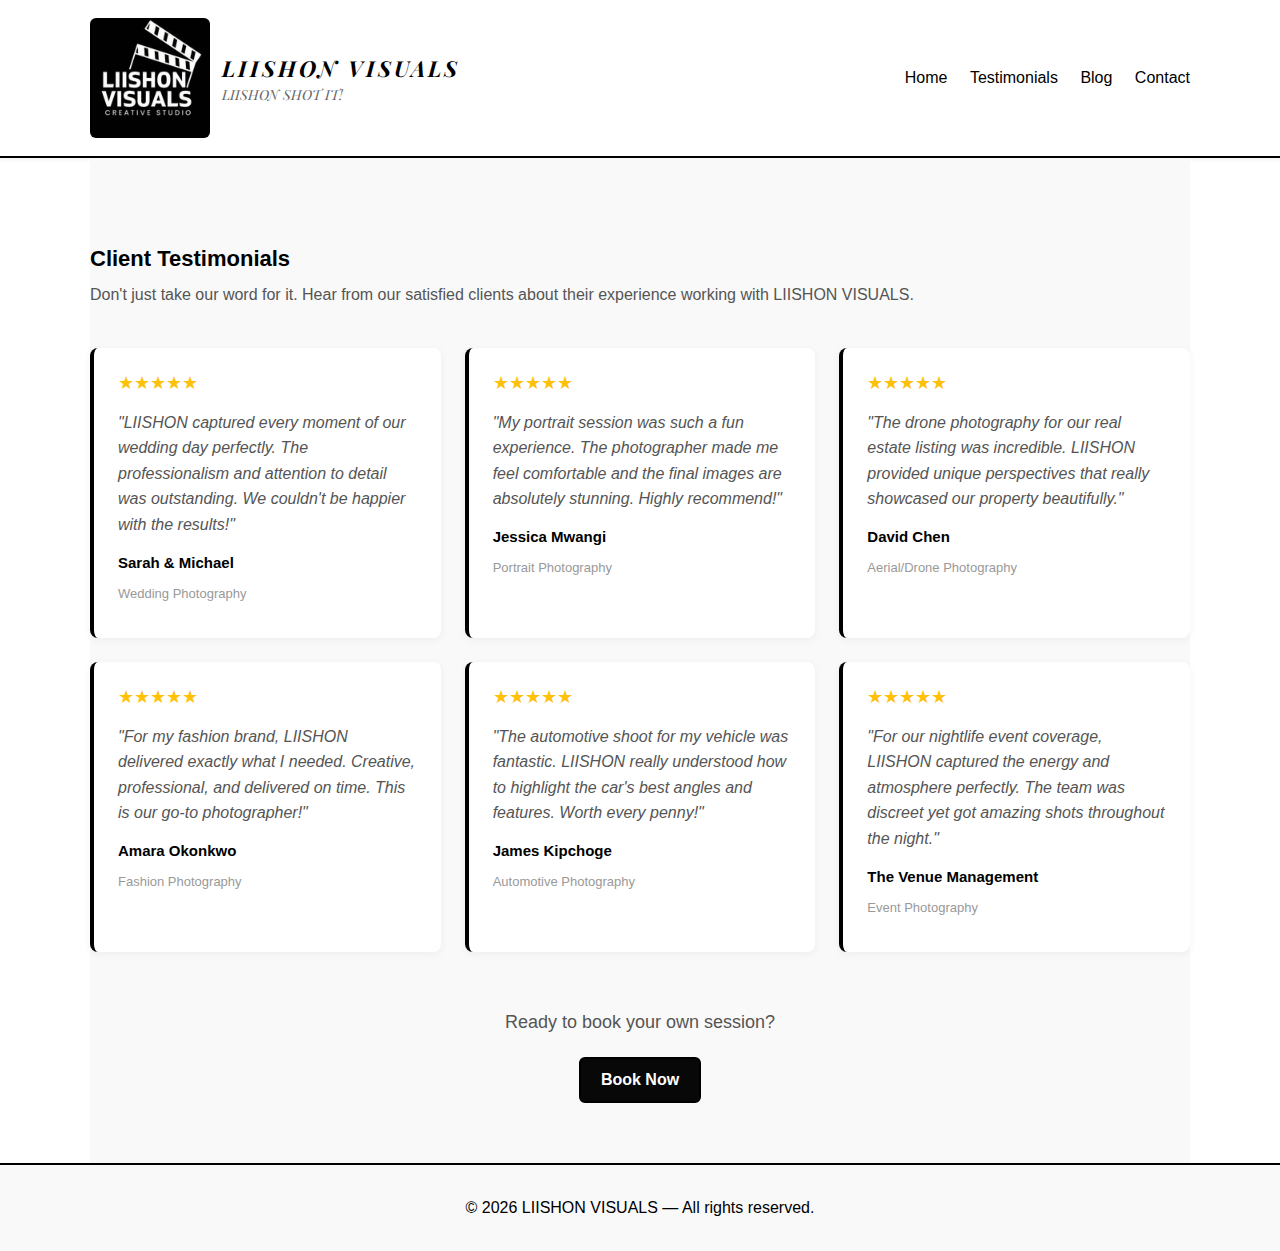
<file: testimonials.html>
<!doctype html>
<html lang="en">
  <head>
    <meta charset="utf-8" />
    <meta name="viewport" content="width=device-width, initial-scale=1" />
    <title>Client Testimonials — LIISHON VISUALS</title>
    <link rel="stylesheet" href="assets/css/styles.css">
    <link rel="preconnect" href="https://fonts.gstatic.com" crossorigin>
    <link href="https://fonts.googleapis.com/css2?family=Playfair+Display:wght@400;700&display=swap" rel="stylesheet">
    <meta name="description" content="See what our clients say about LIISHON VISUALS photography services." />
    <!-- Google tag (gtag.js) -->
    <script async src="https://www.googletagmanager.com/gtag/js?id=G-G85SJZVKCZ"></script>
    <script>
      window.dataLayer = window.dataLayer || [];
      function gtag(){dataLayer.push(arguments);}
      gtag('js', new Date());
      gtag('config', 'G-G85SJZVKCZ');
    </script>
    <style>
      .testimonials-section {
        padding: 60px 0;
        background: #f9f9f9;
      }
      .testimonials-grid {
        display: grid;
        grid-template-columns: repeat(auto-fit, minmax(300px, 1fr));
        gap: 24px;
        margin-top: 40px;
      }
      .testimonial-card {
        background: #fff;
        border-left: 4px solid #000;
        padding: 24px;
        border-radius: 8px;
        box-shadow: 0 2px 8px rgba(0,0,0,0.05);
        transition: all 0.3s ease;
      }
      .testimonial-card:hover {
        box-shadow: 0 8px 20px rgba(0,0,0,0.12);
        transform: translateY(-4px);
      }
      .stars {
        color: #ffc107;
        font-size: 18px;
        margin-bottom: 12px;
      }
      .testimonial-text {
        color: #555;
        font-size: 16px;
        line-height: 1.6;
        margin-bottom: 16px;
        font-style: italic;
      }
      .testimonial-author {
        font-weight: 700;
        color: #000;
        font-size: 15px;
      }
      .testimonial-title {
        font-size: 13px;
        color: #999;
        margin-top: 4px;
      }
      @media (max-width: 768px) {
        .testimonials-section {
          padding: 40px 0;
        }
        .testimonials-grid {
          gap: 16px;
        }
        .testimonial-card {
          padding: 16px;
        }
        .testimonial-text {
          font-size: 14px;
        }
      }
    </style>
  </head>
  <body>
    <header class="site-header">
      <div class="container header-inner">
        <div class="brand">
          <img src="LIISHON VISUALS LOGO.jpg" alt="LIISHON VISUALS Logo" class="site-logo">
          <div>
            <h1 class="logo">LIISHON VISUALS</h1>
            <p class="tagline">LIISHON SHOT IT!</p>
          </div>
        </div>
        <nav class="main-nav" aria-label="Main navigation">
          <a href="index.html">Home</a>
          <a href="testimonials.html">Testimonials</a>
          <a href="blog.html">Blog</a>
          <a href="index.html#contact">Contact</a>
        </nav>
      </div>
    </header>

    <main>
      <section class="testimonials-section container">
        <h1 class="section-title">Client Testimonials</h1>
        <p class="section-intro">Don't just take our word for it. Hear from our satisfied clients about their experience working with LIISHON VISUALS.</p>

        <div class="testimonials-grid">
          <div class="testimonial-card">
            <div class="stars">★★★★★</div>
            <p class="testimonial-text">"LIISHON captured every moment of our wedding day perfectly. The professionalism and attention to detail was outstanding. We couldn't be happier with the results!"</p>
            <p class="testimonial-author">Sarah & Michael</p>
            <p class="testimonial-title">Wedding Photography</p>
          </div>

          <div class="testimonial-card">
            <div class="stars">★★★★★</div>
            <p class="testimonial-text">"My portrait session was such a fun experience. The photographer made me feel comfortable and the final images are absolutely stunning. Highly recommend!"</p>
            <p class="testimonial-author">Jessica Mwangi</p>
            <p class="testimonial-title">Portrait Photography</p>
          </div>

          <div class="testimonial-card">
            <div class="stars">★★★★★</div>
            <p class="testimonial-text">"The drone photography for our real estate listing was incredible. LIISHON provided unique perspectives that really showcased our property beautifully."</p>
            <p class="testimonial-author">David Chen</p>
            <p class="testimonial-title">Aerial/Drone Photography</p>
          </div>

          <div class="testimonial-card">
            <div class="stars">★★★★★</div>
            <p class="testimonial-text">"For my fashion brand, LIISHON delivered exactly what I needed. Creative, professional, and delivered on time. This is our go-to photographer!"</p>
            <p class="testimonial-author">Amara Okonkwo</p>
            <p class="testimonial-title">Fashion Photography</p>
          </div>

          <div class="testimonial-card">
            <div class="stars">★★★★★</div>
            <p class="testimonial-text">"The automotive shoot for my vehicle was fantastic. LIISHON really understood how to highlight the car's best angles and features. Worth every penny!"</p>
            <p class="testimonial-author">James Kipchoge</p>
            <p class="testimonial-title">Automotive Photography</p>
          </div>

          <div class="testimonial-card">
            <div class="stars">★★★★★</div>
            <p class="testimonial-text">"For our nightlife event coverage, LIISHON captured the energy and atmosphere perfectly. The team was discreet yet got amazing shots throughout the night."</p>
            <p class="testimonial-author">The Venue Management</p>
            <p class="testimonial-title">Event Photography</p>
          </div>
        </div>

        <div style="text-align: center; margin-top: 60px;">
          <p style="font-size: 18px; color: #555; margin-bottom: 24px;">Ready to book your own session?</p>
          <a class="btn" href="https://booking.appointy.com/en-US/liishon/bookings/service" target="_blank" rel="noopener">Book Now</a>
        </div>
      </section>
    </main>

    <footer class="site-footer">
      <div class="container">
        <p>&copy; <span id="year"></span> LIISHON VISUALS — All rights reserved.</p>
      </div>
    </footer>

    <script src="assets/js/main.js"></script>
  </body>
</html>
</file>
<file: assets/css/styles.css>
:root{
  --bg: #ffffff;
  --accent: #000000;
  --muted: #6b6b6b;
  --container: 1100px;
}

*{box-sizing:border-box}
html,body{height:100%}
body{
  margin:0;
  font-family: -apple-system, BlinkMacSystemFont, 'Segoe UI', Roboto, 'Helvetica Neue', Arial;
  background:var(--bg);
  color:var(--accent);
  -webkit-font-smoothing:antialiased;
}

.container{max-width:var(--container);margin:0 auto;padding:0 20px}

.site-header{border-bottom:2px solid #000;background:var(--bg);box-shadow:0 2px 4px rgba(0,0,0,0.05)}
.header-inner{display:flex;align-items:center;justify-content:space-between;padding:18px 0}
.logo{font-family:'Playfair Display', serif;font-weight:700;letter-spacing:3px;margin:0;color:var(--accent);font-size:22px;font-style:italic}
.main-nav a{color:var(--accent);text-decoration:none;margin-left:18px;font-weight:500;transition:color 0.3s ease}
.main-nav a:hover{color:#333}

/* Brand (logo + title) */
.brand{display:flex;align-items:center;gap:12px}
.site-logo{height:120px;width:auto;display:block;border-radius:6px;object-fit:contain}
@media (max-width:480px){
  .site-logo{height:85px}
  .logo{font-size:16px}
}
/* Tagline under the main title */
.tagline{font-family:'Playfair Display', serif;font-size:14px;color:#666;margin:2px 0 0;font-style:italic}
.brand > div{display:flex;flex-direction:column}

.hero{background-color:#070707;color:#f3eeee;padding:60px 0;position:relative;background-image:url('../../background img.jpeg');background-size:contain;background-position:center;background-repeat:no-repeat;min-height:100vh;display:flex;align-items:center}
.hero-inner{position:relative;z-index:2;text-align:center}
.hero-title{font-size: clamp(24px, 4vw, 48px);margin:0 0 12px;text-shadow:2px 2px 8px rgba(7, 7, 7, 0.6)}
.hero-sub{margin:0 0 20px;opacity:1;color:#f1efef}
.btn{display:inline-block;padding:12px 20px;background:#080808;border:2px solid #000;color:#fff;text-decoration:none;border-radius:6px;font-weight:600;transition:all 0.3s ease}
.btn:hover{background:#333;border-color:#333}

.section-title{font-size:22px;margin:28px 0 10px;color:var(--accent);font-weight:700}
.section-intro{color:#555;margin:0 0 20px;line-height:1.6}

.services-grid{display:grid;grid-template-columns:repeat(auto-fit,minmax(220px,1fr));gap:18px}
.service-item{background:#fff;border:1px solid #f0f0f0;border-radius:8px;overflow:hidden;box-shadow:0 2px 6px rgba(0,0,0,0.03);transition:all 0.3s ease}
.service-item:hover{box-shadow:0 6px 16px rgba(0,0,0,0.1);transform:translateY(-4px)}
.service-item img{width:100%;height:160px;object-fit:cover;display:block}
.service-item h4{margin:12px;padding:0 12px 18px;color:var(--accent);font-weight:600}

.portfolio-grid{display:grid;grid-template-columns:repeat(auto-fit,minmax(220px,1fr));gap:12px}
.portfolio-grid img{width:100%;height:240px;object-fit:cover;border-radius:6px}

.contact{padding:28px 0 60px}
.contact-grid{display:grid;grid-template-columns:1fr 320px;gap:28px;align-items:start}
.contact-form{display:flex;flex-direction:column}
.contact-form label{font-size:14px;margin-top:10px;color:var(--accent);font-weight:700}
.contact-form input,.contact-form textarea{padding:10px;border:1px solid #ccc;border-radius:6px;margin-top:6px;font-family:inherit;font-size:14px}
.contact-form input:focus,.contact-form textarea:focus{outline:none;border-color:var(--accent);box-shadow:0 0 0 3px rgba(0,0,0,0.1)}
.btn-primary{margin-top:12px;padding:12px 16px;background:var(--accent);color:#fff;border:none;border-radius:6px;cursor:pointer;font-weight:600;transition:all 0.3s ease}
.btn-primary:hover{background:#222;transform:scale(1.02)}
.form-status{margin-top:10px;color:var(--accent);font-weight:500}

.contact-info{border-left:1px solid #f0f0f0;padding-left:16px}
.contact-info h4{color:var(--accent);font-weight:700}
.contact-info p{color:#555}
.contact-info a{color:#0066cc;text-decoration:none}
.contact-info a:hover{text-decoration:underline}
.socials{display:flex;flex-wrap:wrap;gap:8px;margin-top:12px}
.social{display:inline-flex;align-items:center;gap:8px;padding:8px 10px;border-radius:8px;background:#f8f8f8;color:var(--accent);text-decoration:none;transition:all 0.3s ease;font-weight:500}
.social:hover{background:#e8e8e8;transform:translateY(-2px)}
.social svg{color:var(--accent)}

.site-footer{border-top:2px solid #000;padding:18px 0;text-align:center;background:#f9f9f9;color:var(--accent);font-weight:500}

@media (max-width:900px){
  .contact-grid{grid-template-columns:1fr}
  .contact-info{border-left:none;padding-left:0;padding-top:12px}
  .hero{background-size:cover;min-height:40vh;padding:40px 0}
}

/* Minor accessibility helpers */
label{font-weight:600}
</file>
